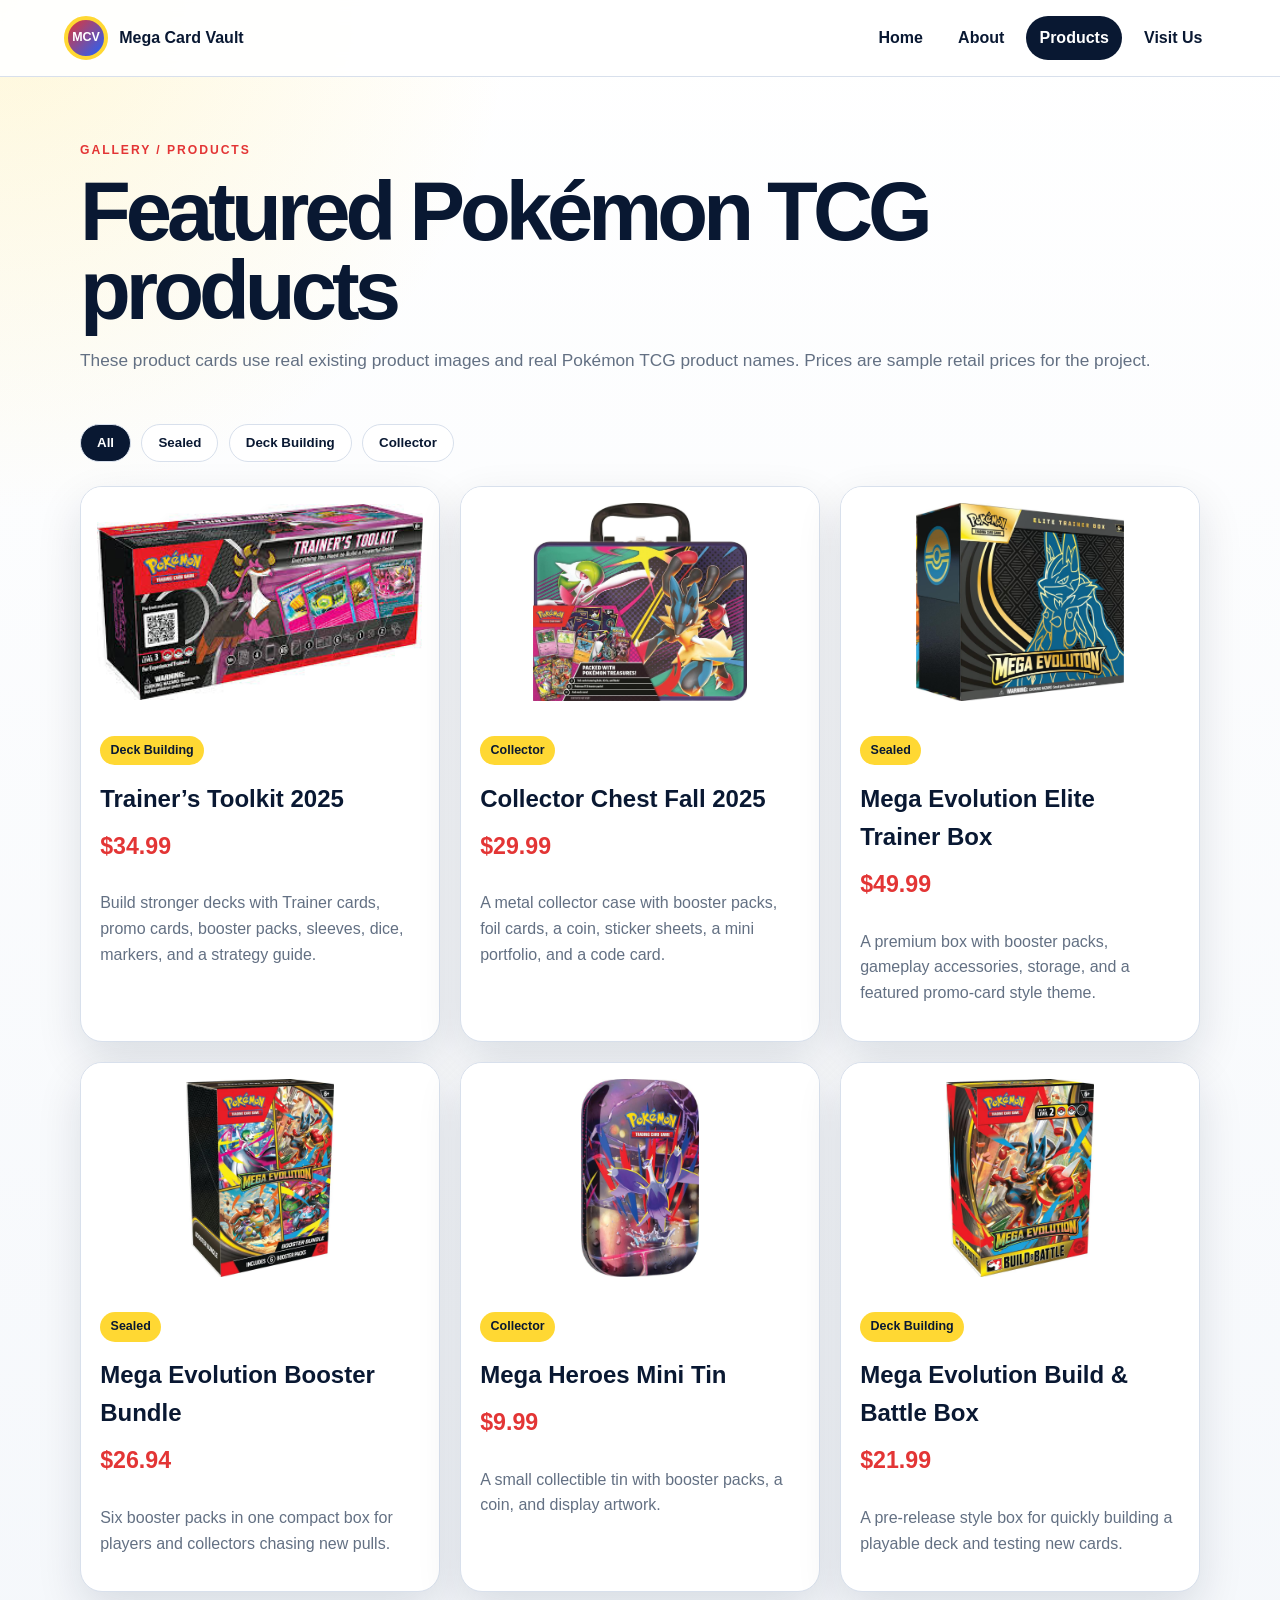
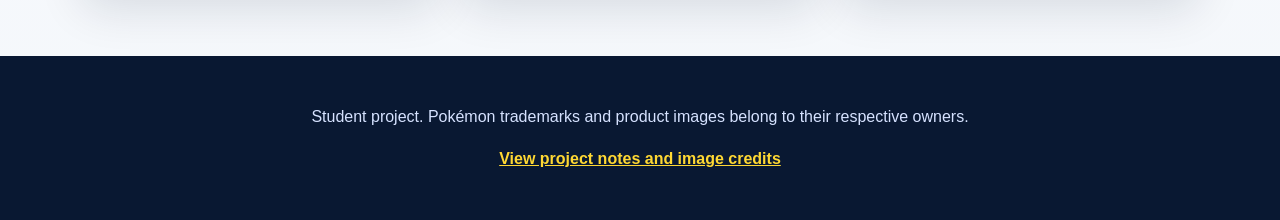
<file: products.html>
<!DOCTYPE html>
<html lang="en">
<head>
  <meta charset="UTF-8" />
  <meta name="viewport" content="width=device-width, initial-scale=1.0" />
  <title>Products | Mega Card Vault</title>
  <link rel="stylesheet" href="css/styles.css" />
</head>
<body>
  <header class="site-header">
    <a class="logo" href="index.html" aria-label="Mega Card Vault home">
      <span class="logo-mark">MCV</span>
      <span>Mega Card Vault</span>
    </a>
    <nav class="main-nav" aria-label="Primary navigation">
      <a href="index.html">Home</a>
      <a href="about.html">About</a>
      <a href="products.html">Products</a>
      <a href="visit.html">Visit Us</a>
    </nav>
  </header>

  <main>
    <section class="page-title">
      <p class="eyebrow">Gallery / Products</p>
      <h1>Featured Pokémon TCG products</h1>
      <p>
        These product cards use real existing product images and real Pokémon TCG product names.
        Prices are sample retail prices for the project.
      </p>
    </section>

    <section class="filters" aria-label="Product filters">
      <button class="filter-button active" data-filter="all">All</button>
      <button class="filter-button" data-filter="sealed">Sealed</button>
      <button class="filter-button" data-filter="deck-building">Deck Building</button>
      <button class="filter-button" data-filter="collector">Collector</button>
    </section>

    <section class="product-grid" aria-label="Product list">
      <article class="product-card" data-category="deck-building">
        <img src="images/trainers-toolkit.jpg" alt="Pokémon TCG Trainer's Toolkit 2025 box" />
        <div class="product-body">
          <p class="tag">Deck Building</p>
          <h2>Trainer’s Toolkit 2025</h2>
          <p class="price">$34.99</p>
          <p>Build stronger decks with Trainer cards, promo cards, booster packs, sleeves, dice, markers, and a strategy guide.</p>
        </div>
      </article>

      <article class="product-card" data-category="collector">
        <img src="images/collector-chest.jpg" alt="Pokémon TCG Collector Chest Fall 2025 tin" />
        <div class="product-body">
          <p class="tag">Collector</p>
          <h2>Collector Chest Fall 2025</h2>
          <p class="price">$29.99</p>
          <p>A metal collector case with booster packs, foil cards, a coin, sticker sheets, a mini portfolio, and a code card.</p>
        </div>
      </article>

      <article class="product-card" data-category="sealed">
        <img src="images/elite-trainer-box.jpg" alt="Pokémon TCG Mega Evolution Elite Trainer Box contents" />
        <div class="product-body">
          <p class="tag">Sealed</p>
          <h2>Mega Evolution Elite Trainer Box</h2>
          <p class="price">$49.99</p>
          <p>A premium box with booster packs, gameplay accessories, storage, and a featured promo-card style theme.</p>
        </div>
      </article>

      <article class="product-card" data-category="sealed">
        <img src="images/booster-bundle.jpg" alt="Pokémon TCG Mega Evolution Booster Bundle box" />
        <div class="product-body">
          <p class="tag">Sealed</p>
          <h2>Mega Evolution Booster Bundle</h2>
          <p class="price">$26.94</p>
          <p>Six booster packs in one compact box for players and collectors chasing new pulls.</p>
        </div>
      </article>

      <article class="product-card" data-category="collector">
        <img src="images/mini-tins.jpg" alt="Pokémon TCG Mega Heroes Mini Tins" />
        <div class="product-body">
          <p class="tag">Collector</p>
          <h2>Mega Heroes Mini Tin</h2>
          <p class="price">$9.99</p>
          <p>A small collectible tin with booster packs, a coin, and display artwork.</p>
        </div>
      </article>

      <article class="product-card" data-category="deck-building">
        <img src="images/build-battle-box.jpg" alt="Pokémon TCG Mega Evolution Build and Battle Box" />
        <div class="product-body">
          <p class="tag">Deck Building</p>
          <h2>Mega Evolution Build & Battle Box</h2>
          <p class="price">$21.99</p>
          <p>A pre-release style box for quickly building a playable deck and testing new cards.</p>
        </div>
      </article>
    </section>
  </main>

  <footer class="site-footer">
    <p>Student project. Pokémon trademarks and product images belong to their respective owners.</p>
    <p><a href="README.md">View project notes and image credits</a></p>
  </footer>

  <script src="js/script.js"></script>
</body>
</html>
</file>
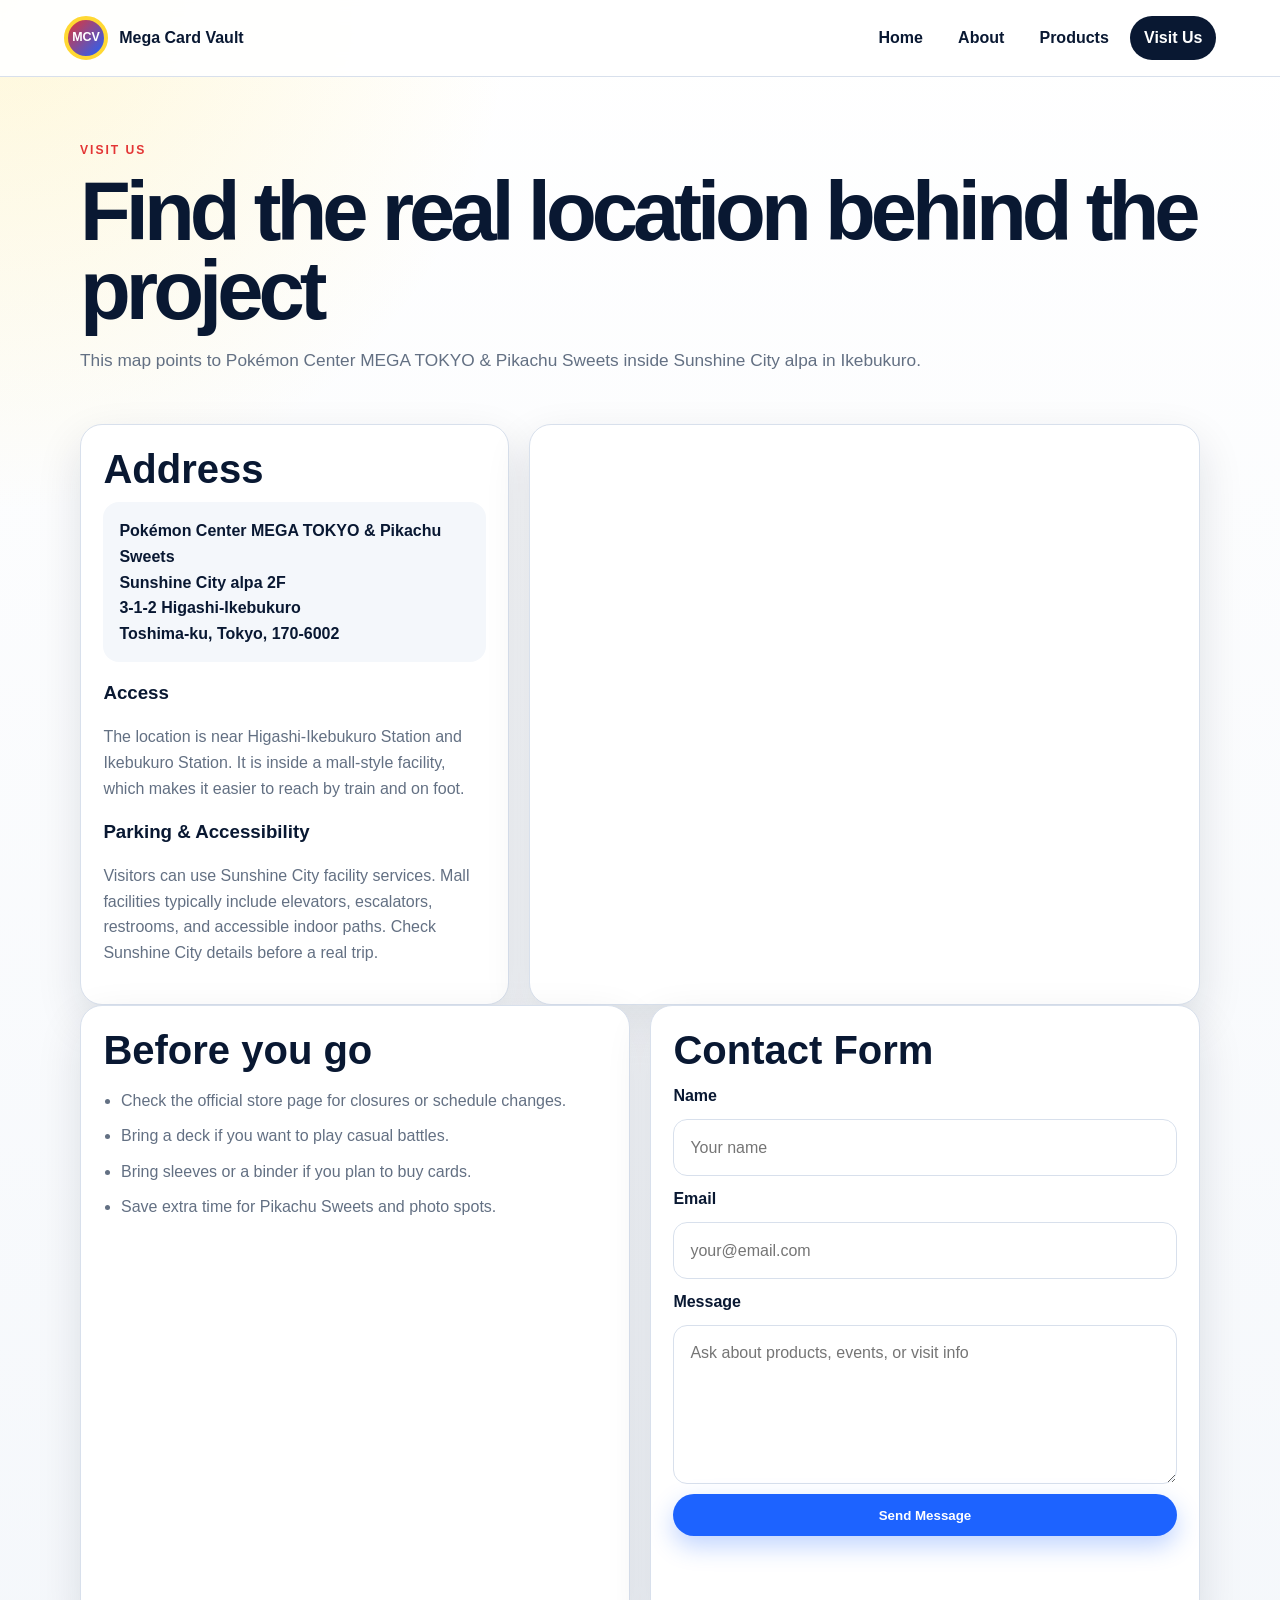
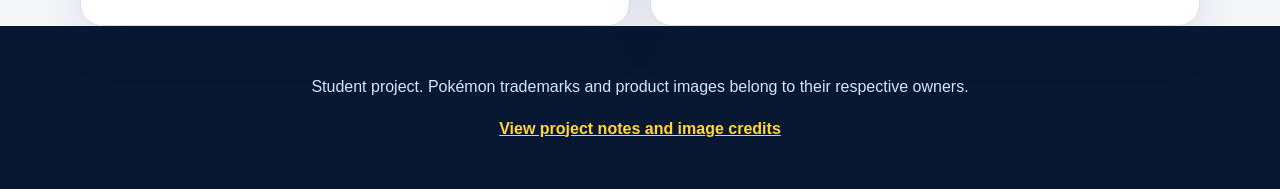
<file: visit.html>
<!DOCTYPE html>
<html lang="en">
<head>
  <meta charset="UTF-8" />
  <meta name="viewport" content="width=device-width, initial-scale=1.0" />
  <title>Visit Us | Mega Card Vault</title>
  <link rel="stylesheet" href="css/styles.css" />
</head>
<body>
  <header class="site-header">
    <a class="logo" href="index.html" aria-label="Mega Card Vault home">
      <span class="logo-mark">MCV</span>
      <span>Mega Card Vault</span>
    </a>
    <nav class="main-nav" aria-label="Primary navigation">
      <a href="index.html">Home</a>
      <a href="about.html">About</a>
      <a href="products.html">Products</a>
      <a href="visit.html">Visit Us</a>
    </nav>
  </header>

  <main>
    <section class="page-title">
      <p class="eyebrow">Visit Us</p>
      <h1>Find the real location behind the project</h1>
      <p>
        This map points to Pokémon Center MEGA TOKYO & Pikachu Sweets inside Sunshine City alpa in Ikebukuro.
      </p>
    </section>

    <section class="visit-grid">
      <article class="info-card">
        <h2>Address</h2>
        <address>
          Pokémon Center MEGA TOKYO & Pikachu Sweets<br />
          Sunshine City alpa 2F<br />
          3-1-2 Higashi-Ikebukuro<br />
          Toshima-ku, Tokyo, 170-6002
        </address>
        <h3>Access</h3>
        <p>
          The location is near Higashi-Ikebukuro Station and Ikebukuro Station. It is inside a mall-style facility,
          which makes it easier to reach by train and on foot.
        </p>
        <h3>Parking & Accessibility</h3>
        <p>
          Visitors can use Sunshine City facility services. Mall facilities typically include elevators, escalators,
          restrooms, and accessible indoor paths. Check Sunshine City details before a real trip.
        </p>
      </article>

      <article class="map-card">
        <iframe
          title="Map to Pokémon Center MEGA TOKYO"
          src="https://www.google.com/maps?q=Pokemon%20Center%20MEGA%20TOKYO%20Sunshine%20City&output=embed"
          width="100%"
          height="380"
          style="border:0;"
          allowfullscreen=""
          loading="lazy">
        </iframe>
      </article>
    </section>

    <section class="content-grid two-columns">
      <article class="info-card">
        <h2>Before you go</h2>
        <ul class="check-list">
          <li>Check the official store page for closures or schedule changes.</li>
          <li>Bring a deck if you want to play casual battles.</li>
          <li>Bring sleeves or a binder if you plan to buy cards.</li>
          <li>Save extra time for Pikachu Sweets and photo spots.</li>
        </ul>
      </article>

      <article class="info-card">
        <h2>Contact Form</h2>
        <form id="contact-form" class="contact-form">
          <label for="name">Name</label>
          <input id="name" name="name" type="text" placeholder="Your name" required />

          <label for="email">Email</label>
          <input id="email" name="email" type="email" placeholder="your@email.com" required />

          <label for="message">Message</label>
          <textarea id="message" name="message" rows="5" placeholder="Ask about products, events, or visit info" required></textarea>

          <button class="button primary" type="submit">Send Message</button>
          <p id="form-status" class="form-status" aria-live="polite"></p>
        </form>
      </article>
    </section>
  </main>

  <footer class="site-footer">
    <p>Student project. Pokémon trademarks and product images belong to their respective owners.</p>
    <p><a href="README.md">View project notes and image credits</a></p>
  </footer>

  <script src="js/script.js"></script>
</body>
</html>
</file>
<file: css/styles.css>
:root {
  --navy: #091832;
  --blue: #1d63ff;
  --electric: #ffd833;
  --red: #e33535;
  --ink: #17202a;
  --muted: #637083;
  --soft: #f4f7fb;
  --card: #ffffff;
  --border: #d8e0ec;
  --shadow: 0 18px 45px rgba(9, 24, 50, 0.12);
  --radius: 22px;
}

* {
  box-sizing: border-box;
}

body {
  margin: 0;
  font-family: "Trebuchet MS", Arial, sans-serif;
  color: var(--ink);
  background:
    radial-gradient(circle at top left, rgba(255, 216, 51, 0.18), transparent 32rem),
    linear-gradient(180deg, #ffffff 0%, var(--soft) 100%);
  line-height: 1.6;
}

img {
  max-width: 100%;
  display: block;
}

a {
  color: inherit;
}

.site-header {
  position: sticky;
  top: 0;
  z-index: 10;
  display: flex;
  align-items: center;
  justify-content: space-between;
  gap: 1rem;
  padding: 1rem 5vw;
  background: rgba(255, 255, 255, 0.92);
  backdrop-filter: blur(14px);
  border-bottom: 1px solid var(--border);
}

.logo {
  display: inline-flex;
  align-items: center;
  gap: 0.7rem;
  font-weight: 900;
  text-decoration: none;
  color: var(--navy);
}

.logo-mark {
  display: grid;
  place-items: center;
  width: 44px;
  height: 44px;
  border-radius: 50%;
  background: linear-gradient(135deg, var(--red), var(--blue));
  color: #fff;
  font-size: 0.78rem;
  border: 4px solid var(--electric);
}

.main-nav {
  display: flex;
  flex-wrap: wrap;
  gap: 0.5rem;
  justify-content: flex-end;
}

.main-nav a {
  text-decoration: none;
  font-weight: 800;
  color: var(--navy);
  padding: 0.55rem 0.85rem;
  border-radius: 999px;
}

.main-nav a:hover,
.main-nav a.active {
  background: var(--navy);
  color: #fff;
}

main {
  width: min(1120px, 90vw);
  margin: 0 auto;
}

.hero {
  display: grid;
  grid-template-columns: minmax(0, 1fr) minmax(320px, 1fr);
  gap: 2.5rem;
  align-items: center;
  padding: 5rem 0 3rem;
}

.hero-copy h1,
.page-title h1 {
  font-size: clamp(2.5rem, 7vw, 5.2rem);
  line-height: 0.95;
  margin: 0 0 1rem;
  color: var(--navy);
  letter-spacing: -0.06em;
}

.hero-copy p,
.page-title p,
.split-panel p {
  font-size: 1.08rem;
  color: var(--muted);
}

.eyebrow {
  color: var(--red) !important;
  text-transform: uppercase;
  letter-spacing: 0.16em;
  font-weight: 900;
  font-size: 0.76rem !important;
  margin: 0 0 0.7rem;
}

.hero-actions {
  display: flex;
  flex-wrap: wrap;
  gap: 1rem;
  margin-top: 1.5rem;
}

.button {
  display: inline-flex;
  align-items: center;
  justify-content: center;
  border: 0;
  border-radius: 999px;
  padding: 0.85rem 1.2rem;
  font-weight: 900;
  text-decoration: none;
  cursor: pointer;
  transition: transform 0.2s ease, box-shadow 0.2s ease;
}

.button:hover {
  transform: translateY(-2px);
}

.button.primary {
  background: var(--blue);
  color: #fff;
  box-shadow: 0 10px 24px rgba(29, 99, 255, 0.28);
}

.button.secondary {
  background: var(--electric);
  color: var(--navy);
}

.hero-image-card,
.map-card,
.info-card,
.feature-card,
.product-card,
.gallery-strip figure,
.split-panel {
  background: var(--card);
  border: 1px solid var(--border);
  border-radius: var(--radius);
  box-shadow: var(--shadow);
  overflow: hidden;
}

.hero-image-card {
  margin: 0;
  transform: rotate(1.2deg);
}

.hero-image-card img {
  width: 100%;
  min-height: 330px;
  object-fit: cover;
}

figcaption {
  padding: 0.8rem 1rem;
  color: var(--muted);
  font-size: 0.9rem;
}

.notice {
  padding: 1rem 1.2rem;
  border-radius: 18px;
  background: #fff7d6;
  border: 1px solid #f4d65c;
  color: #4a3900;
}

.section-block,
.page-title {
  padding: 4rem 0 2rem;
}

.section-heading {
  max-width: 720px;
  margin-bottom: 1.5rem;
}

.section-heading h2,
.split-panel h2,
.info-card h2 {
  margin: 0 0 0.7rem;
  color: var(--navy);
  font-size: clamp(1.6rem, 4vw, 2.5rem);
  line-height: 1.1;
}

.feature-grid,
.product-grid,
.content-grid,
.visit-grid,
.gallery-strip {
  display: grid;
  gap: 1.25rem;
}

.feature-grid {
  grid-template-columns: repeat(3, 1fr);
}

.feature-grid.four {
  grid-template-columns: repeat(4, 1fr);
}

.feature-card,
.info-card {
  padding: 1.4rem;
}

.feature-icon {
  display: inline-grid;
  place-items: center;
  width: 52px;
  height: 52px;
  border-radius: 16px;
  background: var(--soft);
  font-size: 1.6rem;
  margin-bottom: 0.4rem;
}

.feature-card h3,
.info-card h3,
.product-card h2 {
  color: var(--navy);
  margin: 0.4rem 0;
}

.feature-card p,
.info-card p,
.product-card p,
.small-note {
  color: var(--muted);
}

.split-panel {
  display: grid;
  grid-template-columns: 1fr 1fr;
  gap: 1.5rem;
  align-items: center;
  padding: 1.3rem;
  margin: 2.5rem 0 4rem;
}

.split-panel img {
  width: 100%;
  height: 320px;
  object-fit: cover;
  border-radius: 18px;
}

.two-columns {
  grid-template-columns: 1fr 1fr;
}

.visit-grid {
  grid-template-columns: 0.78fr 1.22fr;
  align-items: stretch;
}

address {
  font-style: normal;
  font-weight: 800;
  color: var(--navy);
  padding: 1rem;
  border-radius: 16px;
  background: var(--soft);
  margin-bottom: 1rem;
}

table {
  width: 100%;
  border-collapse: collapse;
  overflow: hidden;
  border-radius: 16px;
}

th,
td {
  padding: 0.75rem;
  text-align: left;
  border-bottom: 1px solid var(--border);
}

th {
  background: var(--navy);
  color: #fff;
}

tr:nth-child(even) td {
  background: var(--soft);
}

.gallery-strip {
  grid-template-columns: repeat(3, 1fr);
  margin: 2rem 0 4rem;
}

.gallery-strip figure {
  margin: 0;
}

.gallery-strip img {
  height: 220px;
  width: 100%;
  object-fit: cover;
}

.filters {
  display: flex;
  flex-wrap: wrap;
  gap: 0.65rem;
  margin: 0 0 1.5rem;
}

.filter-button {
  border: 1px solid var(--border);
  border-radius: 999px;
  background: #fff;
  color: var(--navy);
  padding: 0.65rem 1rem;
  font-weight: 900;
  cursor: pointer;
}

.filter-button.active,
.filter-button:hover {
  background: var(--navy);
  color: #fff;
}

.product-grid {
  grid-template-columns: repeat(3, 1fr);
  padding-bottom: 4rem;
}

.product-card {
  display: flex;
  flex-direction: column;
}

.product-card img {
  width: 100%;
  height: 230px;
  object-fit: contain;
  background: #ffffff;
  padding: 1rem;
}

.product-body {
  padding: 1.2rem;
  display: flex;
  flex-direction: column;
  flex: 1;
}

.tag {
  align-self: flex-start;
  background: var(--electric);
  color: var(--navy) !important;
  padding: 0.3rem 0.65rem;
  border-radius: 999px;
  font-size: 0.78rem;
  font-weight: 900;
  margin: 0 0 0.5rem;
}

.price {
  color: var(--red) !important;
  font-size: 1.45rem;
  font-weight: 900;
  margin: 0.2rem 0 0.6rem;
}

.check-list {
  padding-left: 1.1rem;
  color: var(--muted);
}

.check-list li {
  margin-bottom: 0.6rem;
}

.contact-form {
  display: grid;
  gap: 0.65rem;
}

.contact-form label {
  font-weight: 900;
  color: var(--navy);
}

.contact-form input,
.contact-form textarea {
  width: 100%;
  border: 1px solid var(--border);
  border-radius: 14px;
  padding: 0.9rem 1rem;
  font: inherit;
}

.contact-form input:focus,
.contact-form textarea:focus {
  outline: 3px solid rgba(29, 99, 255, 0.18);
  border-color: var(--blue);
}

.form-status {
  min-height: 1.5rem;
  font-weight: 800;
  color: var(--blue) !important;
}

.site-footer {
  padding: 2rem 5vw;
  text-align: center;
  color: #d6e2ff;
  background: var(--navy);
}

.site-footer a {
  color: var(--electric);
  font-weight: 900;
}

@media (max-width: 900px) {
  .hero,
  .split-panel,
  .two-columns,
  .visit-grid,
  .feature-grid,
  .feature-grid.four,
  .product-grid,
  .gallery-strip {
    grid-template-columns: 1fr 1fr;
  }

  .hero-copy,
  .page-title {
    grid-column: 1 / -1;
  }
}

@media (max-width: 700px) {
  .site-header {
    position: static;
    align-items: flex-start;
    flex-direction: column;
  }

  .main-nav {
    justify-content: flex-start;
  }

  main {
    width: min(94vw, 1120px);
  }

  .hero,
  .split-panel,
  .two-columns,
  .visit-grid,
  .feature-grid,
  .feature-grid.four,
  .product-grid,
  .gallery-strip {
    grid-template-columns: 1fr;
  }

  .hero {
    padding-top: 2rem;
  }

  .hero-image-card {
    transform: none;
  }

  .hero-actions,
  .filters {
    flex-direction: column;
    align-items: stretch;
  }

  .button,
  .filter-button {
    width: 100%;
  }
}
</file>
